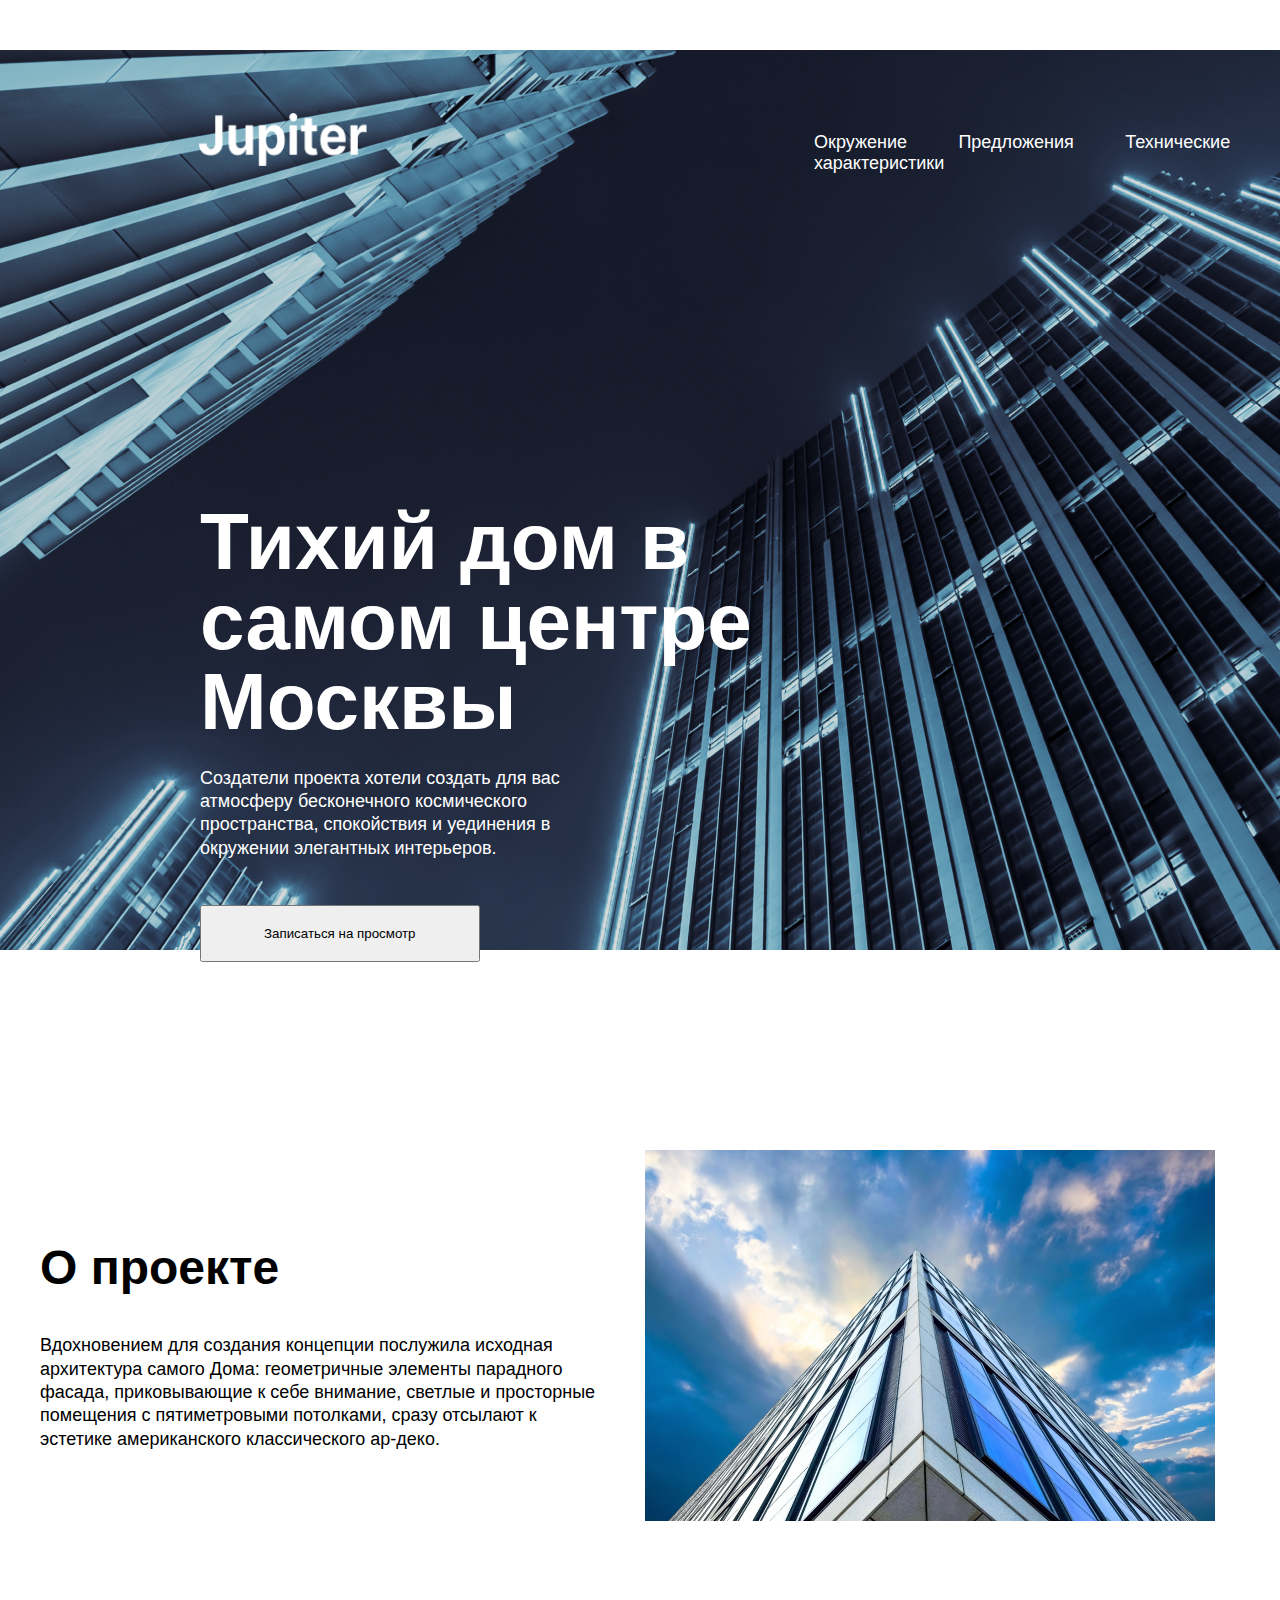
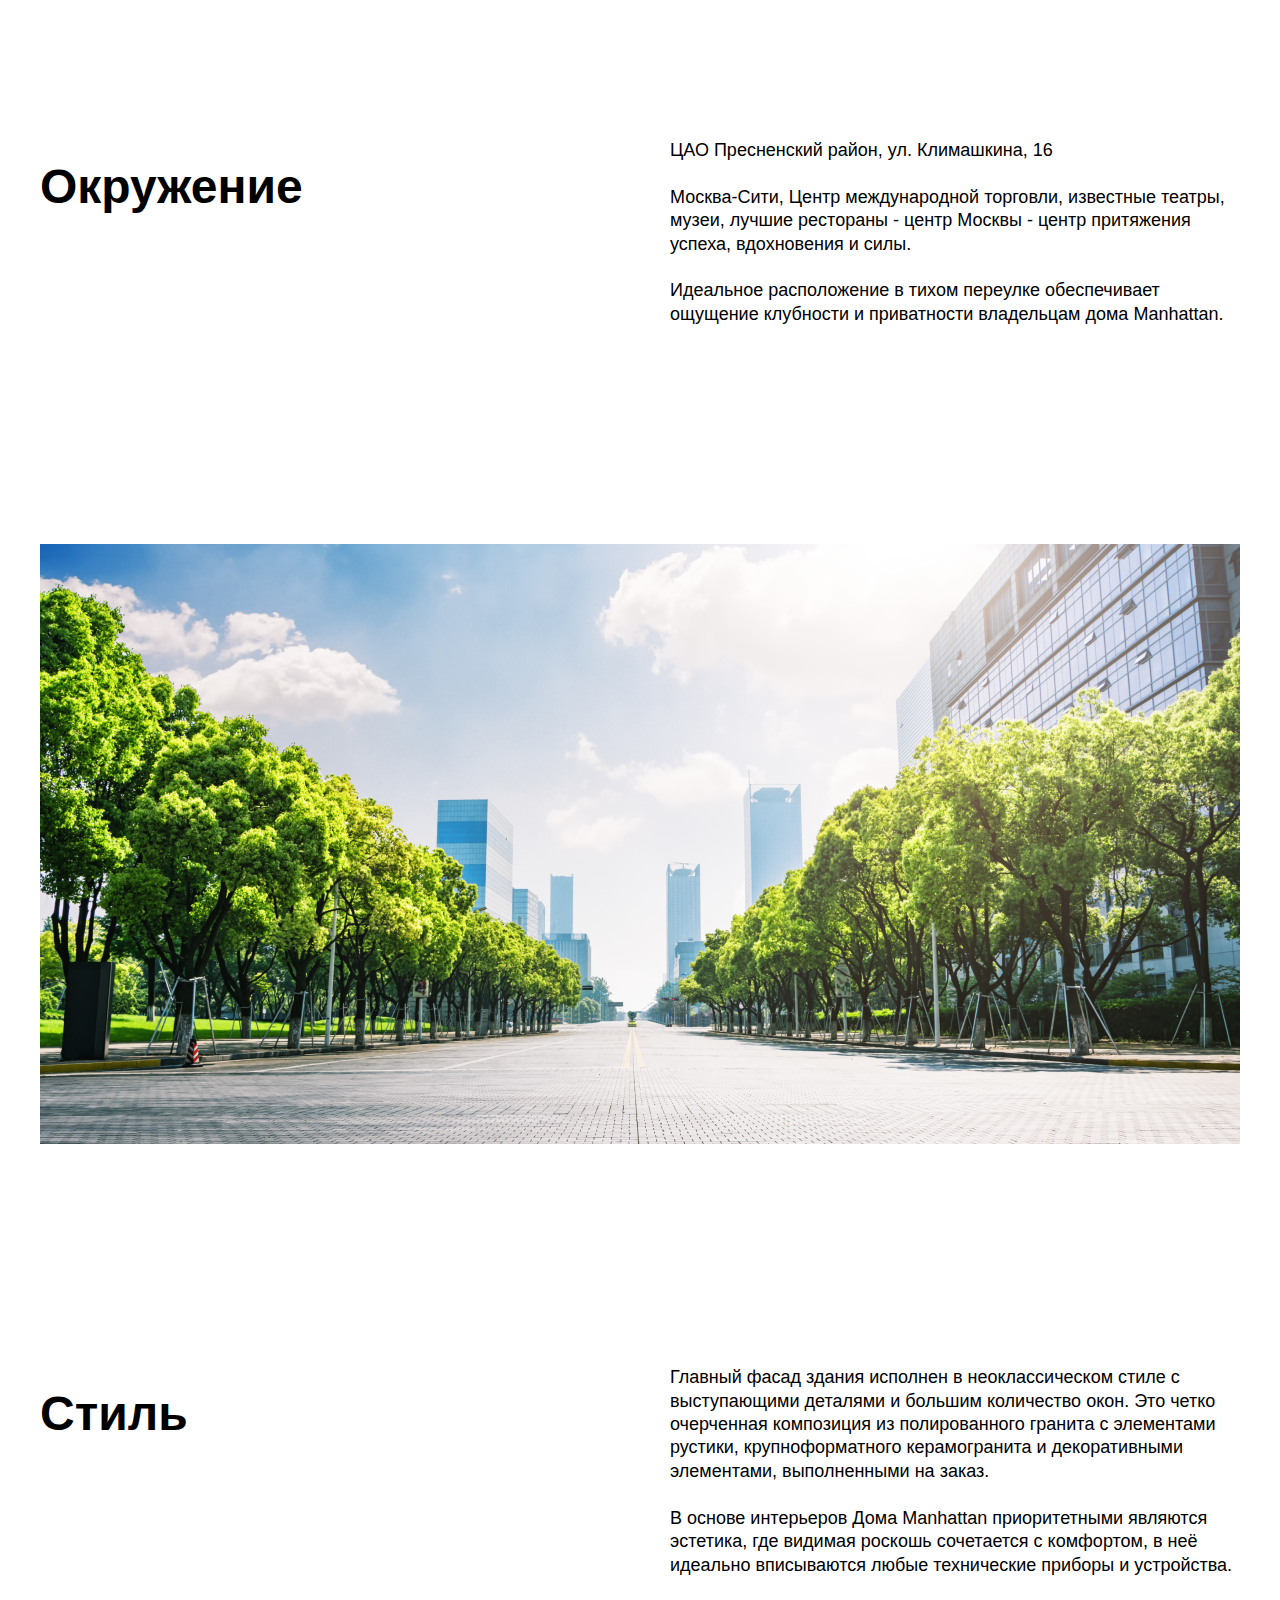
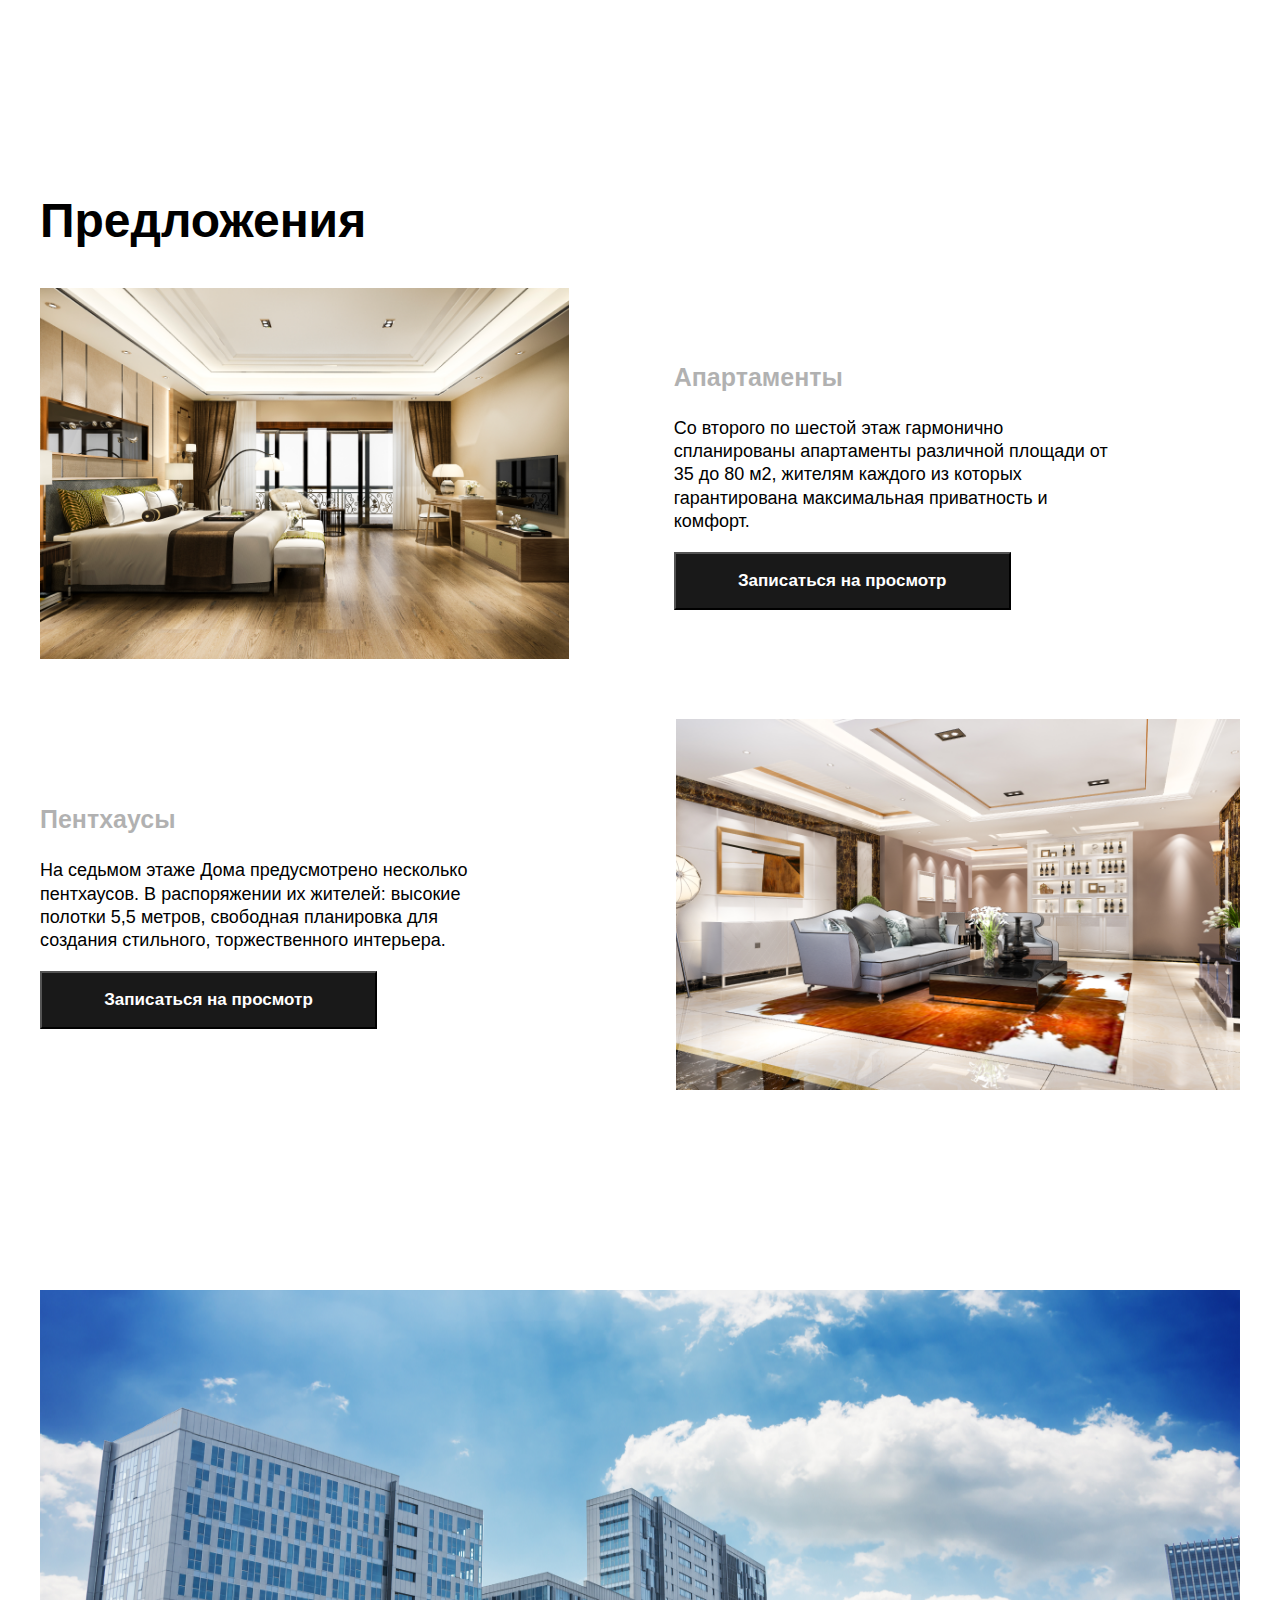
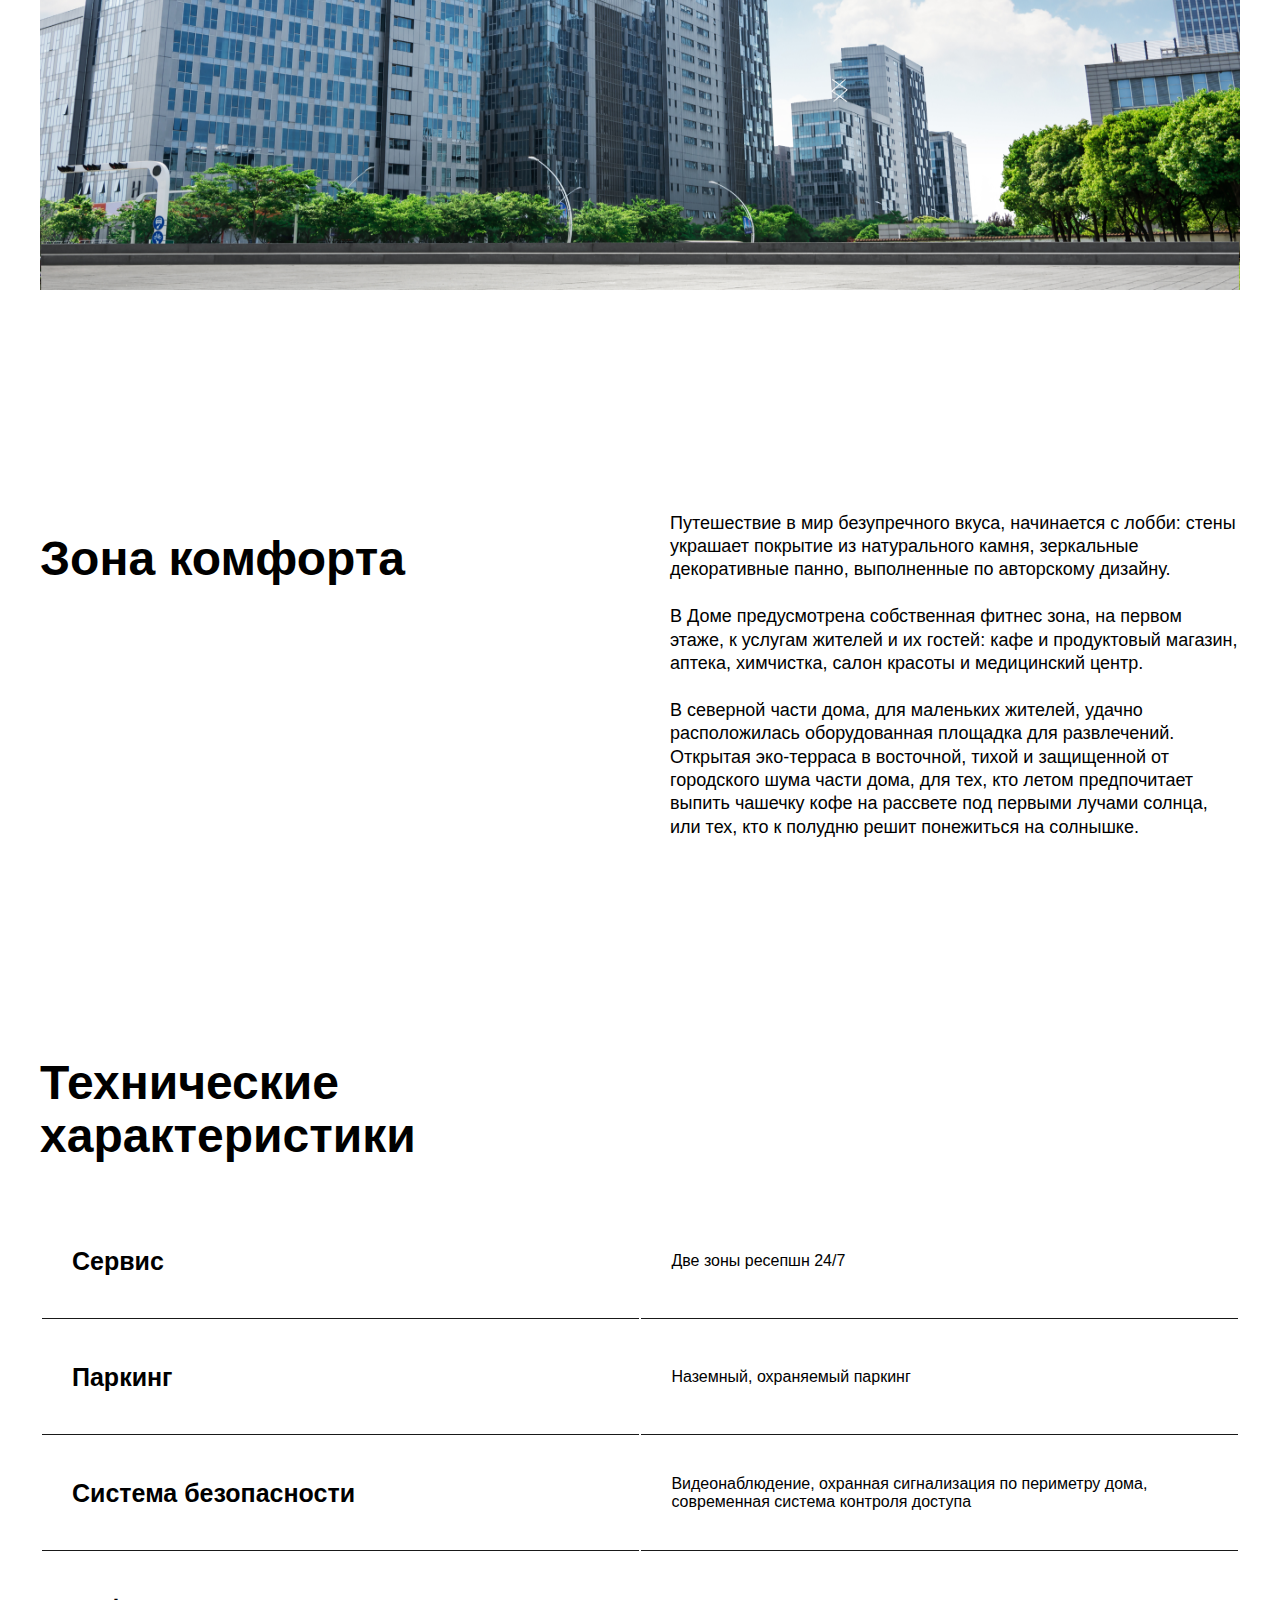
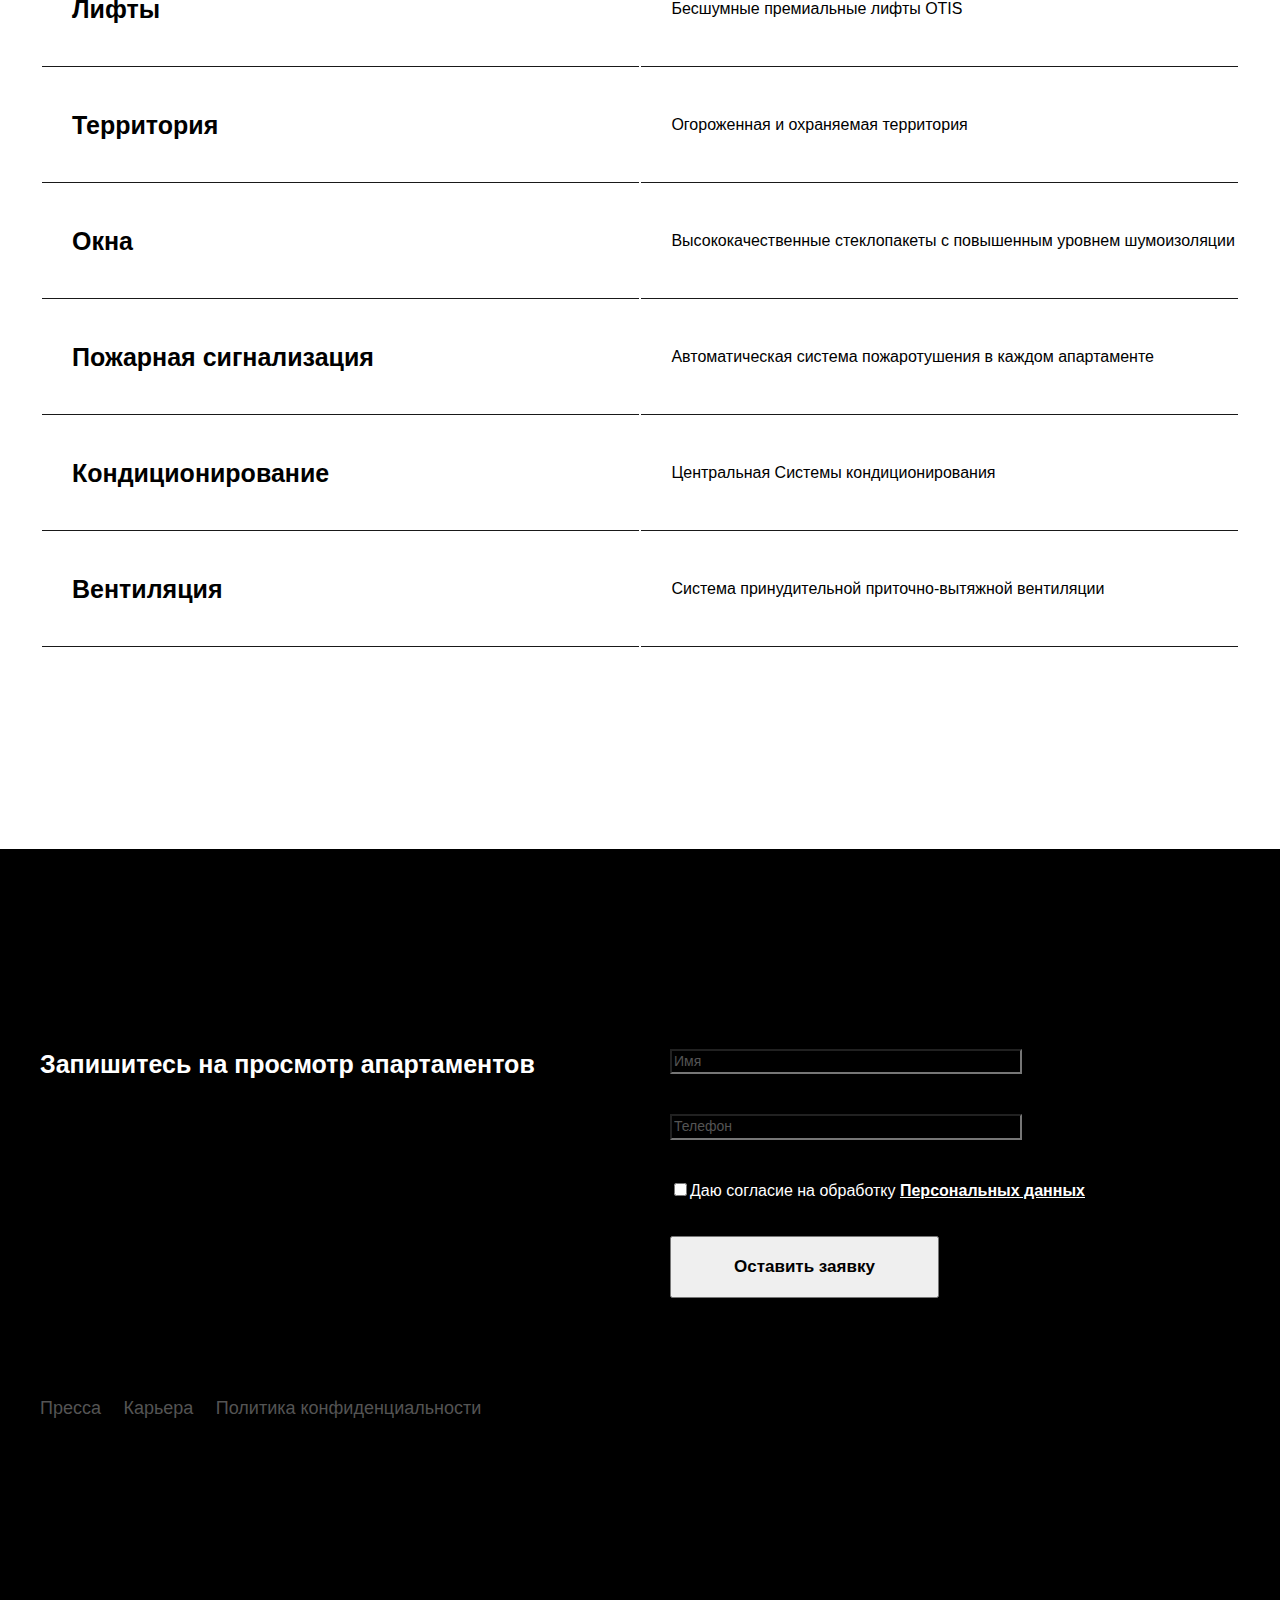
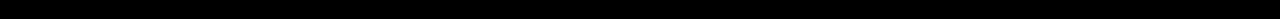
<file: homeInMoscow/index.html>
<!DOCTYPE html>
<html lang="en">
<head>
    <meta charset="UTF-8">
    <meta name="viewport" content="width=device-width, initial-scale=1.0">
    <link rel="stylesheet" href="style.css">
    <link href="https://fonts.cdnfonts.com/css/inter" rel="stylesheet">           
    <title>Document</title>
</head>
<body>
    <header>
        <div class='topmenu'>
            <img src="img/Jupiter.png" alt="image" class="logo">
            <div class="topmenuText">
                <a href="#circle">Окружение</a>  
                <a href="#predlog">Предложения</a> 
                <a href="#techhar">Технические характеристики</a> 
            </div> 
        </div> 
        <div class="headerText"> 
            <h1>Тихий дом в самом центре Москвы</h1>
            <p>Создатели проекта хотели создать для вас атмосферу бесконечного космического пространства, спокойствия и уединения в окружении элегантных интерьеров.</p>           
            <button onclick="window.location.href = '#footeer'" type="submit"> Записаться на просмотр</button>
        </div>      
    </header>
    <section class="container">
        <div class="infoOfProjet"> 
            <div class="infoOfProjetText">
                <h2>О проекте</h2>
                <p>Вдохновением для создания концепции послужила исходная архитектура самого Дома: геометричные элементы парадного фасада, приковывающие к себе внимание, светлые и просторные помещения с пятиметровыми потолками, сразу отсылают к эстетике американского классического ар-деко.</p>
            </div>
            <img src="img/beforProject.png" alt="image" class="imgmiddle">
        </div> 
    </section>
    <section class="container" id="circle">
        <div class="styleInfo"> 
            <div class="infoOfProjectText" >
                <h2>Окружение</h2>
            </div>
            <p>ЦАО Пресненский район, ул. Климашкина, 16
                <br><br>
                Москва-Сити, Центр международной торговли, известные театры, музеи, лучшие рестораны - центр Москвы - центр притяжения успеха, вдохновения и силы.
                <br><br>

                Идеальное расположение в тихом переулке обеспечивает ощущение клубности и приватности владельцам дома Manhattan.	</p>
        </div> 
    </section>
    <section class="container">
        <img src="img/style.png" alt="image" class="highImage">
        <div class="styleInfo"> 
            <div class="infoOfProjectText" >
                <div class="styleText">
                <h2>Стиль</h2>
                </div>
            </div>
            <p>Главный фасад здания исполнен в неоклассическом стиле с выступающими деталями и большим количество окон. Это четко очерченная композиция из полированного гранита с элементами рустики, крупноформатного керамогранита и декоративными элементами, выполненными на заказ. 
                <br><br>В основе интерьеров Дома Manhattan приоритетными являются эстетика, где видимая роскошь сочетается с комфортом, в неё идеально вписываются любые технические приборы и устройства.</p>
        </div> 
    </section>
    <section class="container" id="predlog">
        <div class="styleText">
            <h2>Предложения</h2>
            </div>
            <div class="infoOfProjet"> 
                <img src="img/apartments.png" alt="image" class="imgmiddle1">
                <div class="offersText">
                    <h3>Апартаменты</h3>
                    <p>Со второго по шестой этаж гармонично спланированы апартаменты различной площади от 35 до 80 м2, жителям каждого из которых гарантирована максимальная приватность и комфорт.</p>
                    <button onclick="window.location.href = '#footeer'"  type="submit" class="btm" > Записаться на просмотр</button>
                </div> 
            </div> 
            <div class="infoOfProjet"> 
                <div class="offersText">
                    <h3>Пентхаусы</h3>
                    <p>На седьмом этаже Дома предусмотрено несколько пентхаусов. В распоряжении их жителей: высокие полотки 5,5 метров, свободная планировка для создания стильного, торжественного интерьера.</p>
                    <button onclick="window.location.href = '#footeer'"  type="submit" class="btm"> Записаться на просмотр</button>
                </div> 
                <img src="img/penthouse.png" alt="image" class="imgmiddle">
            </div> 
    </section>
    <section class="container" >
        <img src="img/comfortZone.png" alt="image" class="highImage">
        <div class="styleInfo"> 
            <div class="infoOfProjectText" >
                <div class="styleText">
                <h2>Зона комфорта</h2>
                </div>
            </div>
            <p>Путешествие в мир безупречного вкуса, начинается с лобби: стены украшает покрытие из натурального камня, зеркальные декоративные панно, выполненные по авторскому дизайну.
                <br><br>В Доме предусмотрена собственная фитнес зона, на первом этаже, к услугам жителей и их гостей: кафе и продуктовый магазин, аптека, химчистка, салон красоты и медицинский центр.
                <br><br>В северной части дома, для маленьких жителей, удачно расположилась оборудованная площадка для развлечений. Открытая эко-терраса в восточной, тихой и защищенной от городского шума части дома, для тех, кто летом предпочитает выпить чашечку кофе на рассвете под первыми лучами солнца, или тех, кто к полудню решит понежиться на солнышке.</p>
        </div>
    </section>
    <section class="container" id="techhar">
        <div class="styleText">
            <h2 class="texth2">Технические характеристики</h2>
        </div>
    <table width="1200">
    <tbody>
        <tr> 
            <td class="textTable">Сервис</td>
            <td>Две зоны ресепшн 24/7</td>
        </tr>
        <tr> 
            <td class="textTable">Паркинг</td>
            <td>Наземный, охраняемый паркинг</td>
        </tr>
        <tr> 
            <td class="textTable">Система безопасности</td>
            <td>Видеонаблюдение, охранная сигнализация по периметру дома, современная система контроля доступа</td>
        </tr>
        <tr> 
            <td class="textTable">Лифты</td>
            <td>Бесшумные премиальные лифты OTIS</td>
        </tr>
        <tr> 
            <td class="textTable">Территория</td>
            <td>Огороженная и охраняемая территория</td>
        </tr>
        <tr> 
            <td class="textTable">Окна</td>
            <td>Высококачественные стеклопакеты с повышенным уровнем шумоизоляции</td>
        </tr>
        <tr> 
            <td class="textTable">Пожарная сигнализация</td>
            <td>Автоматическая система пожаротушения в каждом апартаменте</td>
        </tr>
        <tr> 
            <td class="textTable">Кондиционирование</td>
            <td>Центральная Системы кондиционирования</td>
        </tr>
        <tr> 
            <td class="textTable">Вентиляция</td>
            <td>Система принудительной приточно-вытяжной вентиляции</td>
        </tr>
    </tbody>
    </table>
    </section>
    <footer>
        <div class="container" id="footeer">
            <div class="styleInfo"> 
                <div class="infoOfProjectText" >
                    <h4>Запишитесь на просмотр апартаментов</h4>
                </div> 
                <div class="input">
                    <input type="text" id="text2" value="Имя" class="inputText">
                   
                    <input type="text" id="text2" value="Телефон" class="inputText">
                    <br>
                    <input type="checkbox" name="food" class="checkbox">Даю согласие на обработку <strong><u>Персональных данных</u></strong>                
                    <br>
                    <button onclick="window.location.href = '#footeer'"  type="submit"> Оставить заявку</button>
                </div> 
            </div>
            <div class='downmenu'>
                <a href="https://google.com">Пресса</a>  
                <a href="https://google.com">Карьера</a> 
                <a href="https://google.com">Политика конфиденциальности</a> 
            </div> 
        </div> 
    </footer>
</body>
</html>
</file>
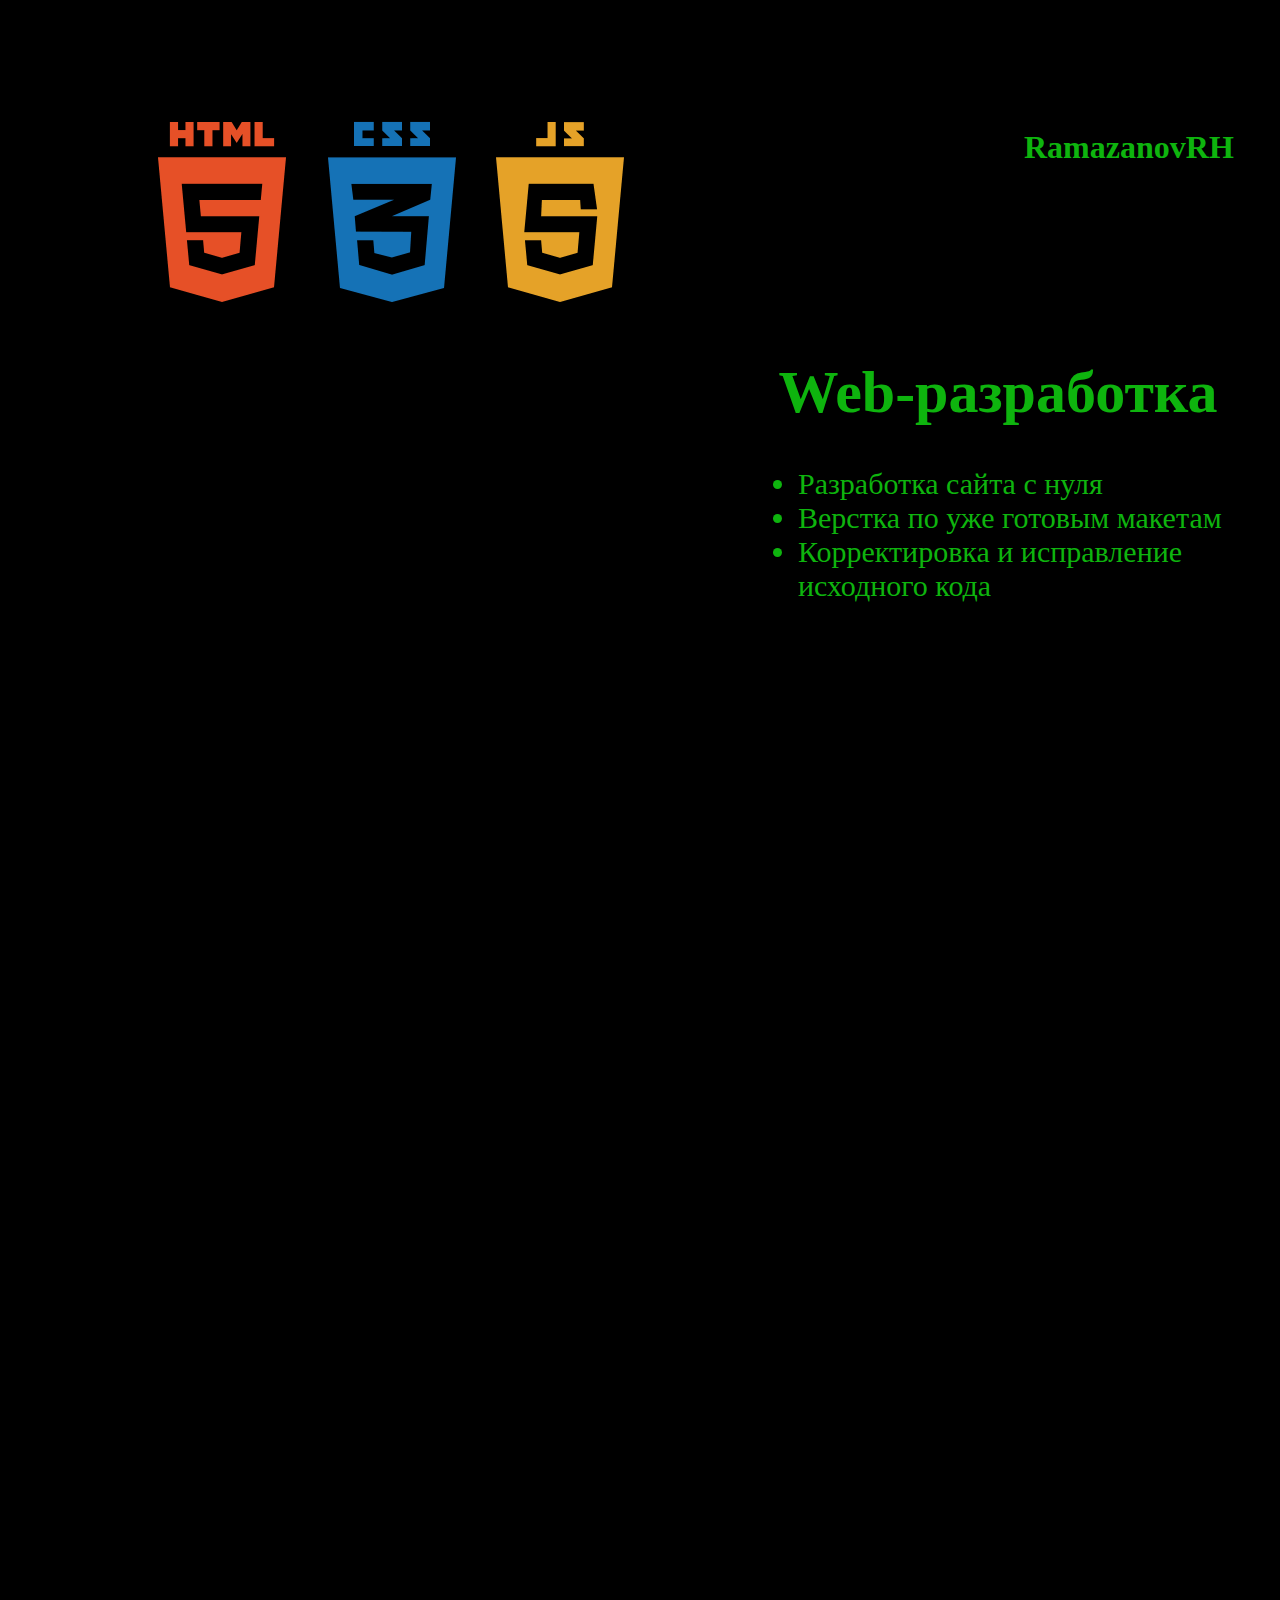
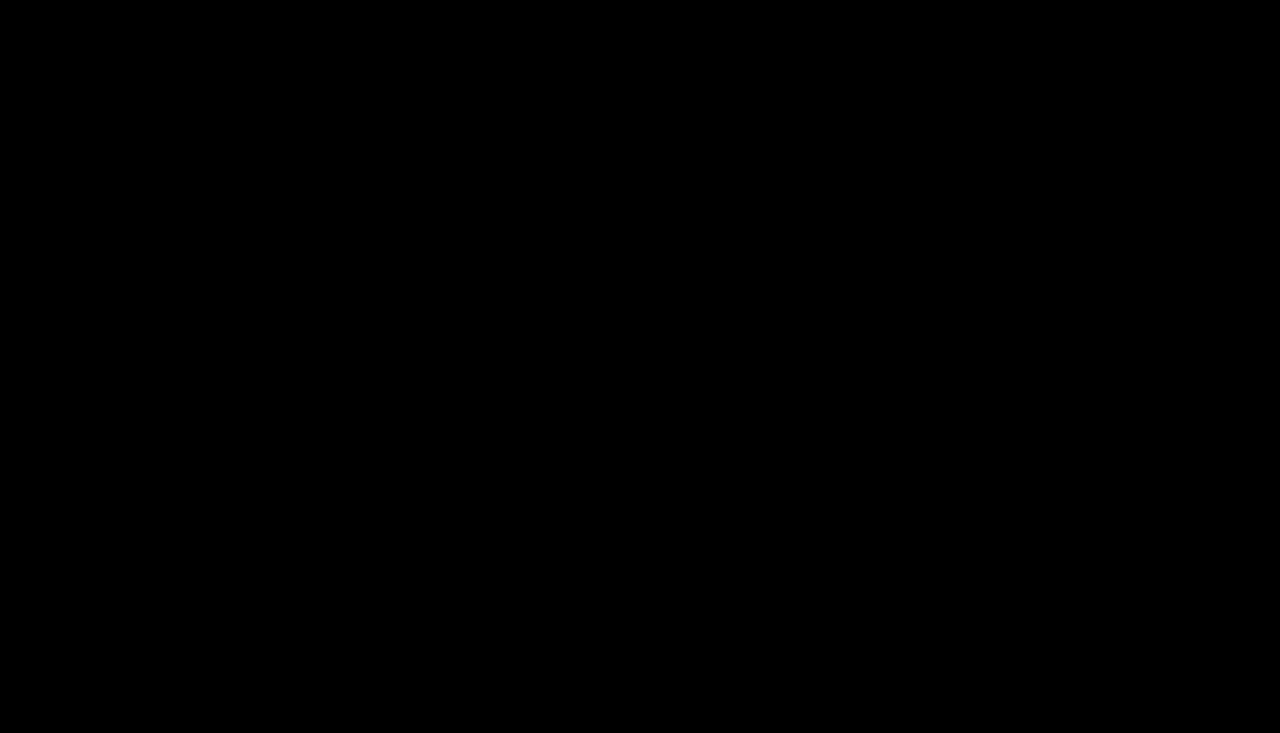
<file: siteTest/index.html>
<!DOCTYPE html>
<html lang="en">
<head>
    <meta charset="UTF-8">
    <meta name="viewport" content="width=device-width, initial-scale=1.0">
    <title>Document</title>
    <link rel="preconnect" href="https://fonts.googleapis.com">
    <link rel="preconnect" href="https://fonts.gstatic.com" crossorigin>
    <link href="https: //fonts.googleapis.com/css2?family= Life+ семья = желтохвост и display=swap" rel="stylesheet">
    <link rel="stylesheet" href="style.css">
</head>
<body>
    <header class="container">
        <div class="top">
            <img src="img/backgrd.png"></img>
            <h1>RamazanovRH</h1>
        </div>
        <div class="formText">
            <h1>Web-разработка</h1>
            <ul>
                <li>Разработка сайта с нуля</li>
                <li>Верстка по уже готовым макетам</li>
                <li>Корректировка и исправление исходного кода</li>
              </ul>
        </div>
    </header>
    <section class="container">

    </section>
    <section class="container">

    </section>
    <section class="container">

    </section>
    <section class="container">

    </section>
    <footer class="container">

    </footer>
</body>
</html>
</file>
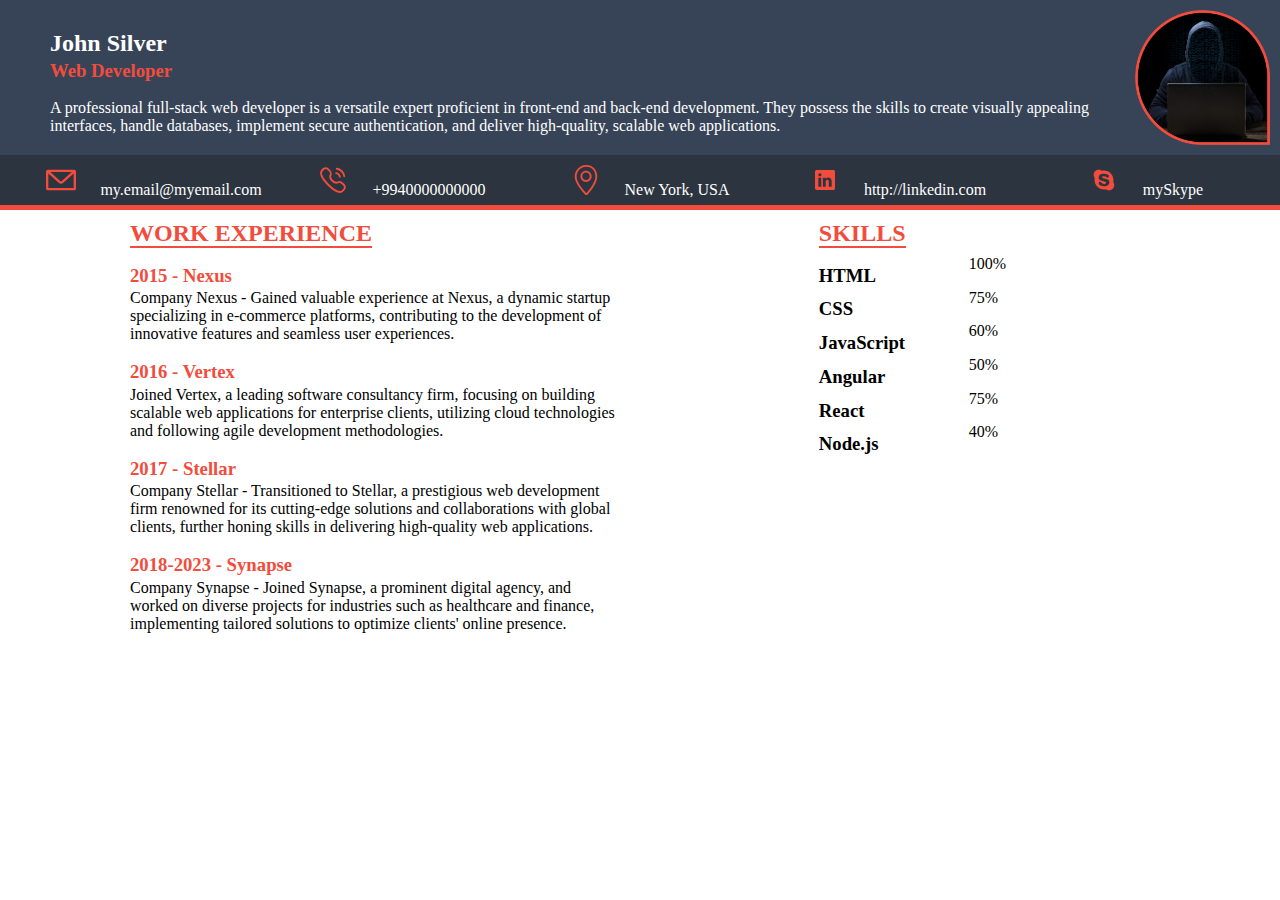
<file: verstka/index.html>
<!DOCTYPE html>
<html lang="en">
<head>
    <meta charset="UTF-8">
    <meta name="viewport" content="width=device-width, initial-scale=1.0">
    <title>Document</title>
    <link rel="stylesheet" href="style.css">
</head>
<body>
    <header class="container">    
        <div class="infoText">
            <h1>John Silver</h1>
            <h3>Web Developer</h3>
            <p>A professional full-stack web developer is a versatile expert proficient in front-end and back-end development. They possess the skills to create visually appealing interfaces, handle databases, implement secure authentication, and deliver high-quality, scalable web applications.</p>
        </div>
        <img src="img/my-photo.png" alt="image">
    </header>
    <footer class="container">
        <div class="miniBlocs">
            <img src="/verstka/img/mail.svg" alt="mail">
            <a href="mailto:my.email@myemail.com"> my.email@myemail.com</a>
        </div>
        <div class="miniBlocs">
            <img src="img/phone.svg" alt="Phone">
            <a href="tel:+9940000000000">+9940000000000</a>
        </div>
        <div class="miniBlocs">
            <img src="img/location.svg" alt="Location">
            <a href="#">New York, USA</a>
        </div>
        <div class="miniBlocs">
            <img src="img/linkedin.svg" alt="">
            <a href="http://linkedin.com">http://linkedin.com</a>
        </div>
        <div class="miniBlocs">
            <img src="/verstka/img/skype.svg" alt="">
            <a href="#">mySkype</a>
        </div>
    </footer>
    <section  class="container">
            <div class="experience">
                <h2>WORK EXPERIENCE</h2>
                <div class="company">
                    <h3>2015 - Nexus</h3>
                    <p>Company Nexus - Gained valuable experience at Nexus, a dynamic startup specializing in e-commerce
                        platforms, contributing to the development of innovative features and seamless user experiences.
                    </p>
                </div>
                <!-- /.company1 -->
                <div class="company">
                    <h3>2016 - Vertex</h3>
                    <p>Joined Vertex, a leading software consultancy firm, focusing on building scalable web
                        applications for enterprise clients, utilizing cloud technologies and following agile
                        development methodologies.</p>
                </div>
                <!-- /.company2 -->
                <div class="company">
                    <h3>2017 - Stellar</h3>
                    <p>Company Stellar - Transitioned to Stellar, a prestigious web development firm renowned for its
                        cutting-edge solutions and collaborations with global clients, further honing skills in
                        delivering high-quality web applications.</p>
                </div>
                <!-- /.company3 -->
                <div class="company">
                    <h3>2018-2023 - Synapse</h3>
                    <p>Company Synapse - Joined Synapse, a prominent digital agency, and worked on diverse projects for
                        industries such as healthcare and finance, implementing tailored solutions to optimize clients'
                        online presence.</p>
                </div>
                <!-- /.company4 -->
            </div>
            <div class="skills">
                <h2>SKILLS</h2>
                <div class="skill">
                    <h3 class="skill-name">HTML</h3>
                    <!-- /.skill-name -->
                    <div class="skill-level">
                        <div class="progress-html">100%</div>
                    </div>
                    <!-- /.skill-level -->
                </div>
                <!-- /.skill-1 -->
                <div class="skill">
                    <h3 class="skill-name">CSS</h3>
                    <!-- /.skill-name -->
                    <div class="skill-level">
                        <div class="progress-css">75%</div>
                    </div>
                    <!-- /.skill-level -->
                </div>
                <!-- /.skill-2 -->
                <div class="skill">
                    <h3 class="skill-name">JavaScript</h3>
                    <!-- /.skill-name -->
                    <div class="skill-level">
                        <div class="progress-js">60%</div>
                    </div>
                    <!-- /.skill-level -->
                </div>
                <!-- /.skill-3 -->
                <div class="skill">
                    <h3 class="skill-name">Angular</h3>
                    <!-- /.skill-name -->
                    <div class="skill-level">
                        <div class="progress-angular">50%</div>
                    </div>
                    <!-- /.skill-level -->
                </div>
                <!-- /.skill-4 -->
                <div class="skill">
                    <h3 class="skill-name">React</h3>
                    <!-- /.skill-name -->
                    <div class="skill-level">
                        <div class="progress-react">75%</div>
                    </div>
                    <!-- /.skill-level -->
                </div>
                <!-- /.skill-5 -->
                <div class="skill">
                    <h3 class="skill-name">Node.js</h3>
                    <!-- /.skill-name -->
                    <div class="skill-level">
                        <div class="progress-nodejs">40%</div>
                    </div>
                </div>
            </div>
    </section>
</body>
</html>
</file>
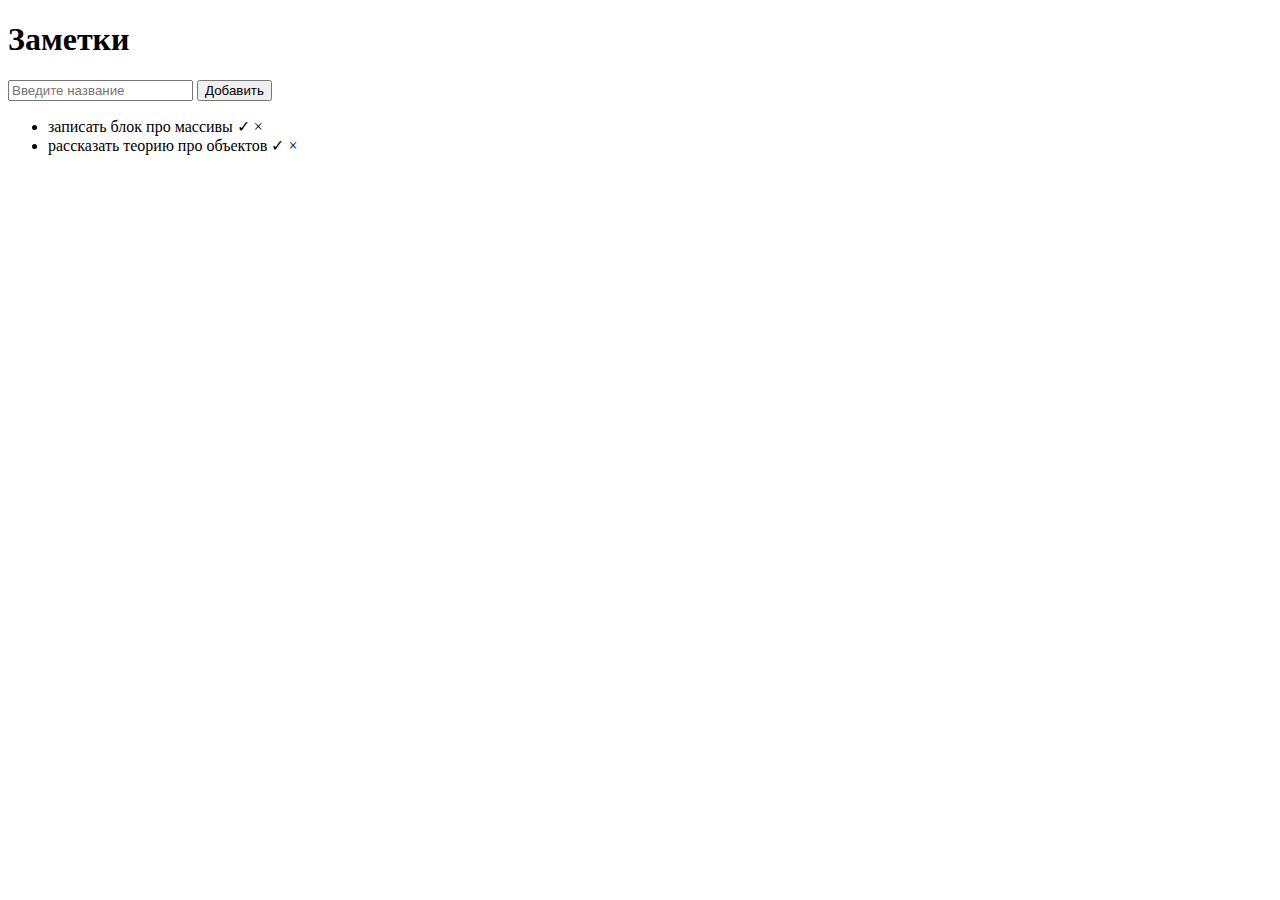
<file: JS/Zametki/index.html>
<!DOCTYPE html>
<html lang="en">
<head>
    <meta charset="UTF-8">
    <meta name="viewport" content="width=device-width, initial-scale=1.0">
    <script src="app.js" defer></script>
    <script src="theore.js" defer></script>
    <link rel="stylesheet"
     href="https://cdn.jsdelivr.net/npm/bootstrap@5.3.0-alpha3/dist/css/bootstrap.min.css"
    integrity="sha384-KK94CHFLLe+nY2dmCWGMq91rCGa5gtU4mk92HdvYe+M/SXH301p5ILy+dN9+nJOZ"
    crossorigin="anonymous">
    <title>Zametki</title>
</head>
<body class="bg-dark text-light">
    <div class="container w-50 pt-5">
        <h1>Заметки</h1>
        <input 
            type="text"
            class="form-control mb-2"
            placeholder="Введите название"
            id="title">
        <button class="btn btn-outline-info w-100 mb-2" id="create">
            Добавить
        </button>

        <ul class="list-group list-group-flush" id="list">
           <!-- <li class="list-group-item d-flex justify-content-between align-items-center">
                <span>Название</span>
                <span>
                    <span class="btn btn-small btn-success">&check;</span>
                    <span class="btn btn-small btn-danger">&times;</span>
                </span>
           </li>  -->

        </ul>
    </div>
    
</body>
</html>
</file>
<file: homeInMoscow/style.css>
html{scroll-behavior: smooth;

}
*{
    box-sizing: border-box;
}

body{
    align-items: center;
    width: 100%;
    margin: 0 auto;
    font-family: 'Inter', sans-serif;
    font-style: normal;
    padding: 0;
}
.container{
    width: 1200px;
    margin: 200px auto 0 auto;
}
p{
    width: 570px;
    font-weight: 400;
    font-size: 18px;
    line-height: 130%;
}
h2{
    font-weight: 700;
    font-size: 48px;
    line-height: 110%;
}
h3{
    font-weight: 600;
    font-size: 25px;
    line-height: 120%;
    opacity: 0.3;
}
header{
    margin: 50px auto 0 auto;
    width: 100%;
    height: 900px;
    background-image: url("img/fonHeader.png");
}
.logo{
    width: 168px;
    height: 53px;
    margin: 63px 0 0 199px;
}
.headerText{
    color: #fff;
    padding: 274px 497px 250px 200px;
}
.headerText h1{
    font-weight: 600;
    font-size: 80px;
    line-height: 100%;
    padding-bottom: 0;
    margin-bottom: 0;
}
.headerText p{
    margin: 25px 0 45px 0;
    width: 385px;
    font-weight: 400;
    font-size: 18px;
    line-height: 130%;
}
.headerText button{
   padding: 19px 62px;
}

.infoOfProjectText{
    width: 570px;
    margin-right: 60px;
}

.imgmiddle{
    width: 570px;
    height: 371px;
    margin-left: 35px;
}
.imgmiddle1{
    width: 570px;
    height: 371px;
    margin-right: 105px;
}
.infoOfProjet{
    display: flex;
    align-items: center;
    margin-bottom: 60px;
}
.highImage{
    width: 1200px;
    height: 600px;
}
.styleInfo{
    margin-top: 200px;
    display: flex;
}
.imgmiddle2{
    width: 570px;
    height: 371px;
    margin-right: 60px;
}
.btm{
justify-content: center;
padding: 17px 62px;
width: 337px;
color: #FFFFFF;
font-weight: 600;
font-size: 17px;
background: #191919;
}
.offersText p{
    width: 450px;
    margin-right: 151px;
}
.texth2{
    width: 570px;
}
td{ 
    width: 600px;
    height: 114px;
    padding-left: 30px;
    border-bottom: #191919 solid 0.1px ;
}
.textTable{
    font-weight: 600;
    font-size: 25px;
    line-height: 120%;
}
footer{
    width: 100%;
    background-color: black;
    color: #fff;
    padding-bottom: 200px;
    
}
h4{
    font-weight: 600;
    font-size: 25px;
    line-height: 120%;
    margin-top: 200px;
}
.input{
    width: 570px;
    margin-top: 200px;
}
input{
    margin-bottom: 40px;
    font-size: 14px;
    line-height: 140%;
    color: #545454;
    background-color: #000;
}
footer button{
    padding: 19px 62px;
    font-size: 17px;
    font-weight: 600;
}
.inputText{
    width:352px;
}
.downmenu{
    padding-top: 100px;
}
a{
    margin-right: 18px;
    text-decoration: none;
    font-size: 18px;
    font-weight: 500;
    color:#545454;
}
.topmenu a{
    color:#ffffff;
    margin-right: 47px;
}
.topmenu{
    display: flex;
}
.topmenuText{
    margin-top: 82px;
    margin-left: 447px;
}
.checkbox{
    font-family: Regular sans-serif;
    font-size: 14px;
}
</file>
<file: siteTest/style.css>
html{scroll-behavior: smooth;

}
*{
    box-sizing: border-box;
}
body{
    background-color: black;
    width: 100%;
    color: rgb(14, 180, 14);
}
.container{
    margin-bottom: 100px;
    padding: 100px 50px;
}
header .formText{
    padding-left: 700px;
    font-size: 30px;
    text-align: center;
}
img{
    margin-left: 100px;
}
header ul{
    text-align: left;
}
header .top{
    display: flex;
}
header .top h1{
    padding-left: 400px;
    font-family: 'Yellowtail', cursive;
}
</file>
<file: verstka/style.css>
*{
    box-sizing: border-box;
    margin: 0;
    padding: 0;
}
body{
    font-family: 'Georgia', serif;
}
.container{
    display: flex;
    padding: 10px;
    padding-left: 30px;
}
h1{
    font-size: 1.5em;
    margin-block-start: 0.83em;
    margin-block-end: 0.83em;
    margin-bottom: -15px;
}
h2{
    display: inline;
    color: #F24C3D;
    border-bottom: solid 2px #F24C3D;
}
h3{
    font-size: 1.17em;
    margin-block-start: 1em;
    margin-block-end: 1em;
    color: #F24C3D;
    line-height: 20px;
    
}
section .container{
    justify-content: space-around;
}

header img{
    width: 150px;
    height: 135px;
    flex-flow: row wrap;
}
header{
    background-color: #374457;
    color: #FFFFFF;
    width: 100%;
    justify-content: space-around;
}
header .infoText{
    width: 1250px;
    padding-left: 20px;
}
footer img{
    width: 30px;
    height: 30px;
    margin-right: 20px;
}
footer{
    justify-content: space-around;
    background-color: #2C343F;
    color: #FFFFFF;
    border-bottom: #F24C3D solid 5px;
}
a{
    text-decoration: none;
    color: white;
    line-height: 10px;
    
}
.miniBlocs{
    width: 250px;
    height: 30px;
    text-align: center;
}
.experience{
    width: 650px;
    margin-right: 200px;
    margin-left: 100px;

}
.skills{
    width: 600px;
}
.skill{
    display: flex;
    align-items: center;
}
.skills h3{
    color: black;
    width: 120px;
    height: 20px;
    margin-right: 30px;
    margin-bottom: -5px;
}

.experience p{
    margin-top: -15px;
}
</file>
